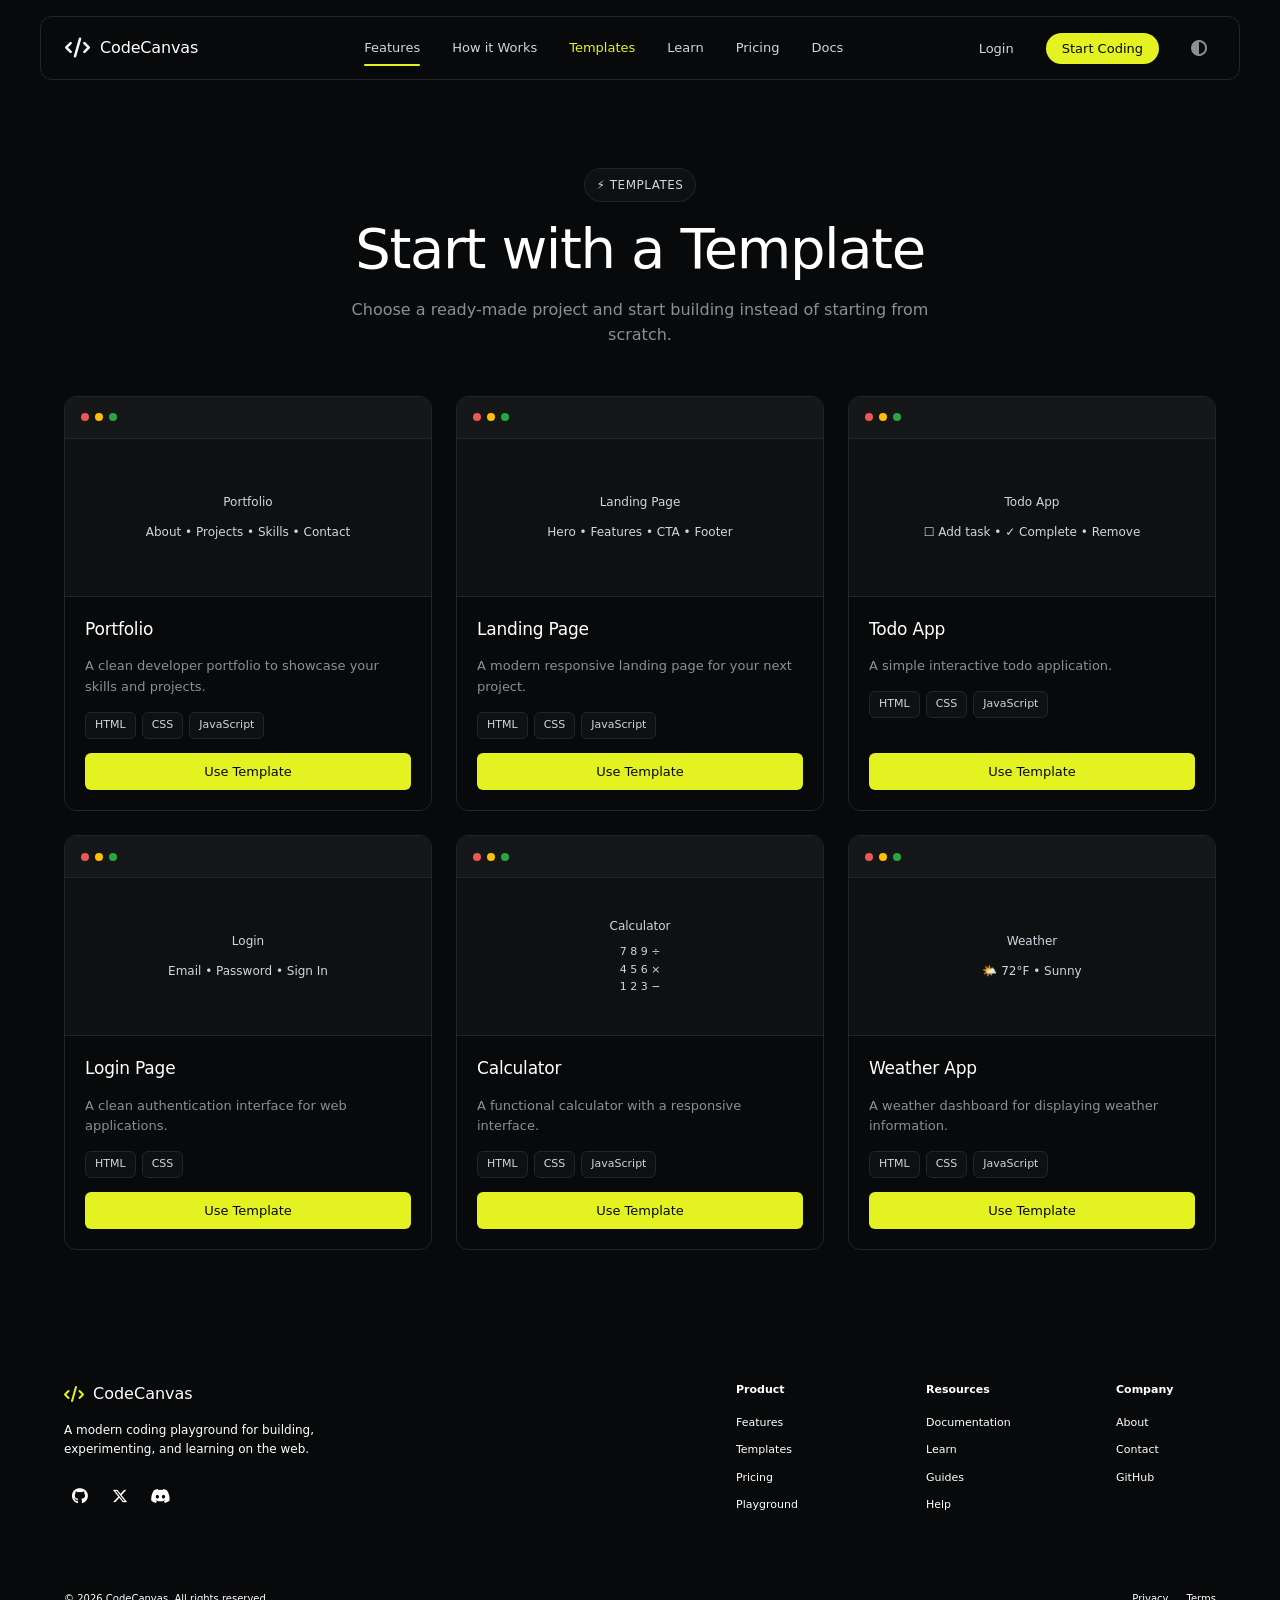
<file: templates.html>
<!DOCTYPE html>
<html lang="en">

<head>
  <meta charset="UTF-8">
  <meta name="viewport" content="width=device-width, initial-scale=1.0">

  <link rel="stylesheet" href="https://cdnjs.cloudflare.com/ajax/libs/font-awesome/6.7.2/css/all.min.css">

  <link rel="stylesheet" href="css/style.css">
  <link rel="stylesheet" href="css/navbar.css">
  <link rel="stylesheet" href="css/footer.css">
  <link rel="stylesheet" href="css/templates-page.css">
 
  <title>Templates - CodeCanvas</title>
</head>

<body>
  <header>
    <div class="navbar">
      <div class="nav-name--logo">
        <i class="fa-solid fa-code" style="color: rgb(244, 247, 248);"></i>
        <h2>CodeCanvas</h2>
      </div>
      <button class="nav-hamburger" id="navHamburger">
        <i class="fa-solid fa-bars"></i>
      </button>
      <div class="nav-links" id="navLinks">
        <a href="index.html#features" class="nav-features">Features</a>
        <a href="" class="nav-how-it-work">How it Works</a>
        <a href="templates.html" class="templetes" style="color: var(--color-acid-lime);">Templates</a>
        <a href="" class="nav-learn">Learn</a>
        <a href="" class="nav-pricing">Pricing</a>
        <a href="" class="nav-docs">Docs</a>
      </div>
      <div class="nav-btn" id="navBtn">
        <button class="nav-btn--login ">Login</button>
        <button class="nav-btn--start">Start Coding</button>
      </div>
      <div class="nav-theme">
        <i class="fa-solid fa-circle-half-stroke"></i>
      </div>
    </div>
    <nav class="nav-mobile-menu" id="navMobileMenu">
      <a href="index.html#features" class="nav-features">Features</a>
      <a href="" class="nav-how-it-work">How it Works</a>
      <a href="templates.html" class="templetes">Templates</a>
      <a href="" class="nav-learn">Learn</a>
      <a href="" class="nav-pricing">Pricing</a>
      <a href="" class="nav-docs">Docs</a>
      <button class="nav-btn--start" style="width: 100%;">Start Coding</button>
    </nav>
  </header>

  <main>
    <!-- Templates Hero Section -->
    <div class="templates-hero">
      <div class="templates-hero-content">
        <div class="templates-badge">
          ⚡ TEMPLATES
        </div>
        <h1 class="templates-heading">
          Start with a Template
        </h1>
        <p class="templates-description">
          Choose a ready-made project and start building instead of starting from scratch.
        </p>
      </div>
    </div>

    <!-- Templates Showcase -->
    <div class="templates-container">
      <div class="templates-grid">
        <!-- Portfolio Template -->
        <div class="template-card">
          <div class="template-preview">
            <div class="template-preview-header">
              <div class="template-window-btn">
                <span class="red"></span>
                <span class="yellow"></span>
                <span class="green"></span>
              </div>
            </div>
            <div class="template-preview-content">
              <div class="template-mockup">
                <div style="font-weight: 510; margin-bottom: 12px;">Portfolio</div>
                <div style="font-size: 12px; line-height: 1.6;">
                  About • Projects • Skills • Contact
                </div>
              </div>
            </div>
          </div>
          <div class="template-info">
            <h3 class="template-name">Portfolio</h3>
            <p class="template-description">A clean developer portfolio to showcase your skills and projects.</p>
            <div class="template-tags">
              <span class="template-tag">HTML</span>
              <span class="template-tag">CSS</span>
              <span class="template-tag">JavaScript</span>
            </div>
            <a href="playground.html" class="template-btn">Use Template</a>
          </div>
        </div>

        <!-- Landing Page Template -->
        <div class="template-card">
          <div class="template-preview">
            <div class="template-preview-header">
              <div class="template-window-btn">
                <span class="red"></span>
                <span class="yellow"></span>
                <span class="green"></span>
              </div>
            </div>
            <div class="template-preview-content">
              <div class="template-mockup">
                <div style="font-weight: 510; margin-bottom: 12px;">Landing Page</div>
                <div style="font-size: 12px; line-height: 1.6;">
                  Hero • Features • CTA • Footer
                </div>
              </div>
            </div>
          </div>
          <div class="template-info">
            <h3 class="template-name">Landing Page</h3>
            <p class="template-description">A modern responsive landing page for your next project.</p>
            <div class="template-tags">
              <span class="template-tag">HTML</span>
              <span class="template-tag">CSS</span>
              <span class="template-tag">JavaScript</span>
            </div>
            <a href="playground.html" class="template-btn">Use Template</a>
          </div>
        </div>

        <!-- Todo App Template -->
        <div class="template-card">
          <div class="template-preview">
            <div class="template-preview-header">
              <div class="template-window-btn">
                <span class="red"></span>
                <span class="yellow"></span>
                <span class="green"></span>
              </div>
            </div>
            <div class="template-preview-content">
              <div class="template-mockup">
                <div style="font-weight: 510; margin-bottom: 12px;">Todo App</div>
                <div style="font-size: 12px; line-height: 1.6;">
                  ☐ Add task • ✓ Complete • Remove
                </div>
              </div>
            </div>
          </div>
          <div class="template-info">
            <h3 class="template-name">Todo App</h3>
            <p class="template-description">A simple interactive todo application.</p>
            <div class="template-tags">
              <span class="template-tag">HTML</span>
              <span class="template-tag">CSS</span>
              <span class="template-tag">JavaScript</span>
            </div>
            <a href="playground.html" class="template-btn">Use Template</a>
          </div>
        </div>

        <!-- Login Page Template -->
        <div class="template-card">
          <div class="template-preview">
            <div class="template-preview-header">
              <div class="template-window-btn">
                <span class="red"></span>
                <span class="yellow"></span>
                <span class="green"></span>
              </div>
            </div>
            <div class="template-preview-content">
              <div class="template-mockup">
                <div style="font-weight: 510; margin-bottom: 12px;">Login</div>
                <div style="font-size: 12px; line-height: 1.6;">
                  Email • Password • Sign In
                </div>
              </div>
            </div>
          </div>
          <div class="template-info">
            <h3 class="template-name">Login Page</h3>
            <p class="template-description">A clean authentication interface for web applications.</p>
            <div class="template-tags">
              <span class="template-tag">HTML</span>
              <span class="template-tag">CSS</span>
            </div>
            <a href="playground.html" class="template-btn">Use Template</a>
          </div>
        </div>

        <!-- Calculator Template -->
        <div class="template-card">
          <div class="template-preview">
            <div class="template-preview-header">
              <div class="template-window-btn">
                <span class="red"></span>
                <span class="yellow"></span>
                <span class="green"></span>
              </div>
            </div>
            <div class="template-preview-content">
              <div class="template-mockup">
                <div style="font-weight: 510; margin-bottom: 8px;">Calculator</div>
                <div style="font-size: 11px; line-height: 1.6;">
                  7 8 9 ÷<br>
                  4 5 6 ×<br>
                  1 2 3 −
                </div>
              </div>
            </div>
          </div>
          <div class="template-info">
            <h3 class="template-name">Calculator</h3>
            <p class="template-description">A functional calculator with a responsive interface.</p>
            <div class="template-tags">
              <span class="template-tag">HTML</span>
              <span class="template-tag">CSS</span>
              <span class="template-tag">JavaScript</span>
            </div>
            <a href="playground.html" class="template-btn">Use Template</a>
          </div>
        </div>

        <!-- Weather App Template -->
        <div class="template-card">
          <div class="template-preview">
            <div class="template-preview-header">
              <div class="template-window-btn">
                <span class="red"></span>
                <span class="yellow"></span>
                <span class="green"></span>
              </div>
            </div>
            <div class="template-preview-content">
              <div class="template-mockup">
                <div style="font-weight: 510; margin-bottom: 12px;">Weather</div>
                <div style="font-size: 12px; line-height: 1.6;">
                  🌤️ 72°F • Sunny
                </div>
              </div>
            </div>
          </div>
          <div class="template-info">
            <h3 class="template-name">Weather App</h3>
            <p class="template-description">A weather dashboard for displaying weather information.</p>
            <div class="template-tags">
              <span class="template-tag">HTML</span>
              <span class="template-tag">CSS</span>
              <span class="template-tag">JavaScript</span>
            </div>
            <a href="playground.html" class="template-btn">Use Template</a>
          </div>
        </div>
      </div>
    </div>
  </main>

  <footer class="footer">
    <div class="footer-container">

        <div class="footer-main">

            <div class="footer-brand">
                <div class="footer-logo">
                    <i class="fa-solid fa-code"></i>
                    <h3>CodeCanvas</h3>
                </div>

                <p>
                    A modern coding playground for building,
                    experimenting, and learning on the web.
                </p>

                <div class="footer-social">
                    <a href="#"><i class="fa-brands fa-github"></i></a>
                    <a href="#"><i class="fa-brands fa-x-twitter"></i></a>
                    <a href="#"><i class="fa-brands fa-discord"></i></a>
                </div>
            </div>

            <div class="footer-links">

                <div class="footer-column">
                    <h4>Product</h4>
                    <a href="#features">Features</a>
                    <a href="templates.html">Templates</a>
                    <a href="#pricing">Pricing</a>
                    <a href="playground.html">Playground</a>
                </div>

                <div class="footer-column">
                    <h4>Resources</h4>
                    <a href="#">Documentation</a>
                    <a href="#">Learn</a>
                    <a href="#">Guides</a>
                    <a href="#">Help</a>
                </div>

                <div class="footer-column">
                    <h4>Company</h4>
                    <a href="#">About</a>
                    <a href="#">Contact</a>
                    <a href="#">GitHub</a>
                </div>

            </div>

        </div>

        <div class="footer-bottom">
            <span>© 2026 CodeCanvas. All rights reserved.</span>

            <div>
                <a href="#">Privacy</a>
                <a href="#">Terms</a>
            </div>
        </div>

    </div>
  </footer>

  <script src="script/script.js"></script>
</body>

</html>
</file>
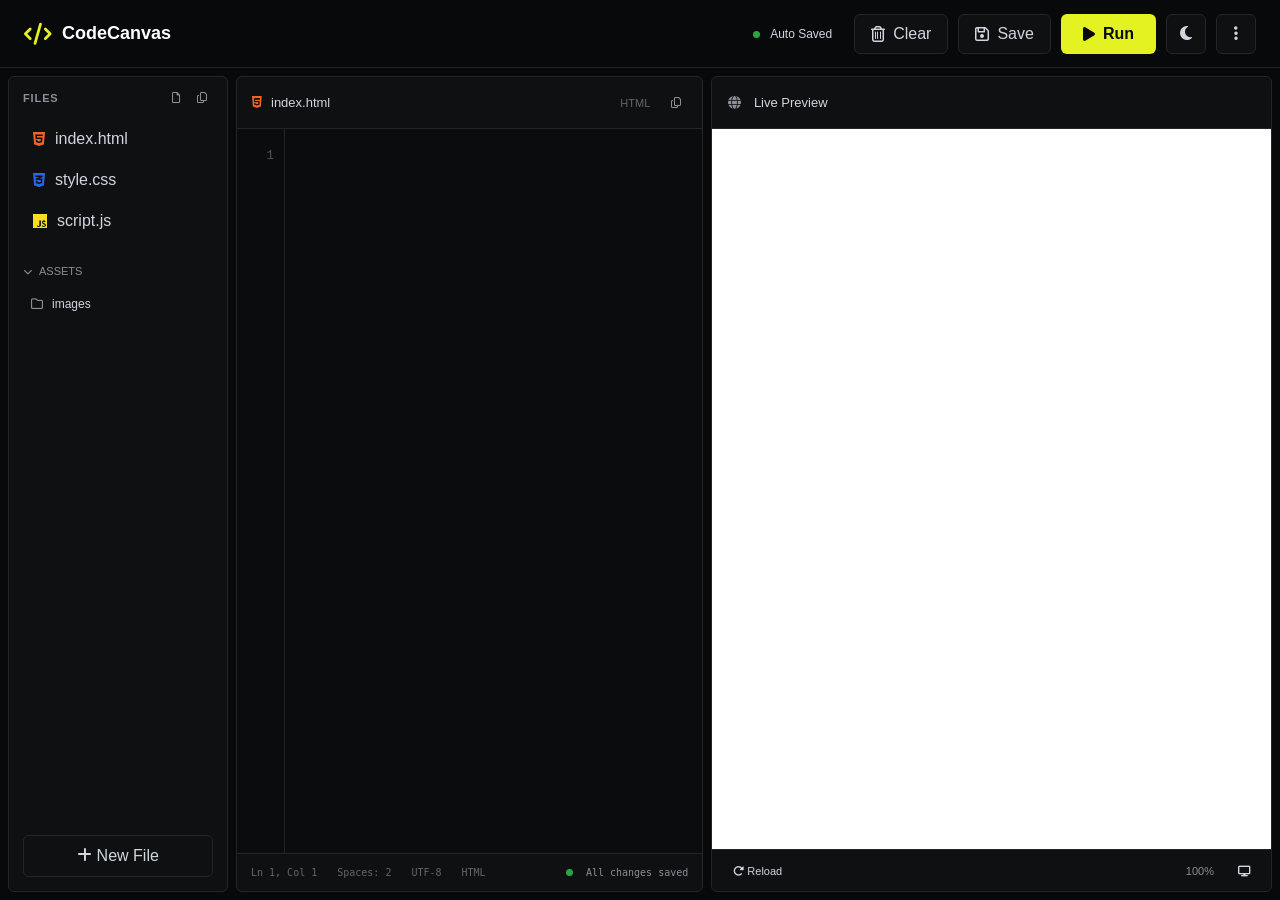
<file: playground/playground.html>
<!DOCTYPE html>
<html lang="en">
<head>
    <meta charset="UTF-8">
    <meta name="viewport" content="width=device-width, initial-scale=1.0">
    <title>CodeCanvas Playground</title>

    <link rel="stylesheet" href="playground.css">
    <link rel="stylesheet"
          href="https://cdnjs.cloudflare.com/ajax/libs/font-awesome/6.7.2/css/all.min.css">
</head>

<body>

<header class="topbar">

    <div class="logo">
        <i class="fa-solid fa-code"></i>
        <span>
          <a href="../index.html" style="color: var(--color-acid-lime); text-decoration: none;">
              CodeCanvas
          </a>
        </span>
    </div>

    <div class="top-actions">

        <span class="save-status">
            <span class="status-dot"></span>
            Auto Saved
        </span>

        <button id="clearBtn" class="action-btn">
            <i class="fa-regular fa-trash-can"></i>
            Clear
        </button>

        <button id="saveBtn" class="action-btn">
            <i class="fa-regular fa-floppy-disk"></i>
            Save
        </button>

        <button id="runBtn" class="run-btn js-run-btn">
            <i class="fa-solid fa-play"></i>
            Run
        </button>

        <button class="icon-btn">
            <i class="fa-solid fa-moon"></i>
        </button>

        <button class="icon-btn">
            <i class="fa-solid fa-ellipsis-vertical"></i>
        </button>

    </div>

</header>


<main class="playground">

    <!-- File Explorer -->

    <aside class="file-panel">

        <div class="panel-title">
            <span>FILES</span>

            <div class="file-actions">
                <button id="newFileBtn">
                    <i class="fa-regular fa-file"></i>
                </button>

                <button>
                    <i class="fa-regular fa-copy"></i>
                </button>
            </div>
        </div>

        <div class="file-list">

            <button class="file js-html--btn" data-file="html">
                <i class="fa-brands fa-html5 html-icon"></i>
                <span>index.html</span>
            </button>

            <button class="file js-css--btn" data-file="css">
                <i class="fa-brands fa-css3-alt css-icon"></i>
                <span>style.css</span>
            </button>

            <button class="file js-js--btn" data-file="js">
                <i class="fa-brands fa-js js-icon"></i>
                <span>script.js</span>
            </button>

        </div>

        <div class="assets-title">
            <i class="fa-solid fa-chevron-down"></i>

            ASSETS
        </div>

        <div class="asset-item">
            <i class="fa-regular fa-folder"></i>
            images
        </div>

        <button id="newFileBtnBottom" class="new-file">
            <i class="fa-solid fa-plus"></i>
            New File
        </button>

    </aside>


    <!-- Editor -->


    <section class="editor-panel">

        <div class="editor-header">

            <div class="current-file">
                <i id="fileIcon" class="fa-brands fa-html5 html-icon"></i>
                <span id="fileName">index.html</span>
            </div>

            <div class="editor-type">
                <span id="language">HTML</span>

                <button id="copyBtn">
                    <i class="fa-regular fa-copy"></i>
                </button>
            </div>

        </div>

        <div class="code-editor js-code--editor">

            <div class="line-numbers">
                <span>1</span>
            </div>

            <textarea
                id="codeEditor"
                spellcheck="false"
                autocomplete="off"
                autocorrect="off"
                autocapitalize="off">
            </textarea>

        </div>

        <div class="editor-footer">

            <span id="lineInfo">Ln 1, Col 1</span>
            <span>Spaces: 2</span>
            <span>UTF-8</span>
            <span id="footerLanguage">HTML</span>

            <span class="changes">
                <span class="status-dot"></span>
                All changes saved
            </span>

        </div>

    </section>


    <!-- Preview -->

    <section class="preview-panel">

        <div class="preview-header">

            <div>
                <i class="fa-solid fa-globe"></i>
                Live Preview
            </div>

        </div>

        <iframe id="preview"></iframe>

        <div class="preview-footer">

            <button id="reloadBtn">
                <i class="fa-solid fa-rotate-right"></i>
                Reload
            </button>

            <span>100%</span>

            <button>
                <i class="fa-solid fa-display"></i>
            </button>

        </div>

    </section>

</main>


<script src="playground.js"></script>

</body>
</html>
</file>
<file: css/style.css>
* {
    margin: 0;
    padding: 0;
    box-sizing: border-box;
}

html,
body {
    overflow-x: hidden;
}

:root {
    /* Primary dark palette */
    --color-void: #08090a;
    --color-carbon: #0f1011;
    --color-obsidian: #161718;
    --color-graphite: #23252a;
    --color-smoke: #383b3f;
    --color-ash: #62666d;
    --color-fog: #8a8f98;
    --color-mist: #d0d6e0;
    --color-bone: #e5e5e6;
    --color-paper: #ffffff;

    /* Accent colors */
    --color-acid-lime: #e4f222;
    --color-pulse-green: #27a644;
    --color-coral-red: #eb5757;
    --color-signal-teal: #02b8cc;
    --color-iris-violet: #6366f1;
    --color-lavender: #8b5cf6;

    /* Typography */
    --font-family: 'Inter', ui-sans-serif, system-ui, -apple-system, BlinkMacSystemFont, "Segoe UI", sans-serif;

    /* Spacing */
    --spacing-xs: 8px;
    --spacing-sm: 12px;
    --spacing-md: 16px;
    --spacing-lg: 24px;
    --spacing-xl: 96px;

    /* Borders */
    --border-primary: 1px solid var(--color-graphite);
    --border-subtle: 0.5px solid var(--color-graphite);

    /* Border radius */
    --radius-sm: 6px;
    --radius-md: 12px;

    /* Shadows */
    --shadow-sm: 0 2px 4px rgba(0, 0, 0, 0.4);
    --shadow-md: 0 4px 12px rgba(0, 0, 0, 0.4);
}


/* =========================
   Light Theme
========================= */

body.light-theme {
    --color-void: #ffffff;
    --color-carbon: #f5f5f5;
    --color-obsidian: #eeeeee;
    --color-graphite: #dddddd;
    --color-smoke: #bbbbbb;
    --color-ash: #777777;
    --color-fog: #555555;
    --color-mist: #333333;
    --color-bone: #222222;
    --color-paper: #08090a;

    --shadow-sm: 0 2px 4px rgba(0, 0, 0, 0.12);
    --shadow-md: 0 4px 12px rgba(0, 0, 0, 0.12);
}


/* =========================
   Base
========================= */

html {
    scroll-behavior: smooth;
}

body {
    font-family: var(--font-family);
    background: var(--color-void);
    color: var(--color-paper);
    font-size: 16px;
    line-height: 1.5;
    transition:
        background-color 200ms ease,
        color 200ms ease;
}

a {
    text-decoration: none;
    color: inherit;
}

img {
    display: block;
    max-width: 100%;
}

button {
    cursor: pointer;
    border: none;
    font-family: var(--font-family);
}


/* =========================
   Responsive Typography
========================= */

@media (max-width: 1024px) {

    :root {
        --spacing-xl: 64px;
    }

    body {
        font-size: 15px;
    }
}


@media (max-width: 768px) {

    :root {
        --spacing-xl: 48px;
    }

    body {
        font-size: 14px;
    }
}


@media (max-width: 480px) {

    :root {
        --spacing-xl: 32px;
    }

    body {
        font-size: 13px;
    }
}
</file>
<file: css/navbar.css>
header {
  width: 100%;
}

.navbar {
  width: 95%;
  max-width: 1200px;
  height: 64px;
  margin: 16px auto;
  display: grid;
  grid-template-columns: 180px 1fr auto auto;
  align-items: center;
  gap: 24px;
  background: var(--color-void);
  border: 1px solid var(--color-graphite);
  border-radius: 12px;
  padding: 0 24px;
  position: relative;
}

/* Logo section */
.nav-name--logo {
  display: flex;
  align-items: center;
  gap: 10px;
}

.nav-name--logo i {
  font-size: 20px;
  color: var(--color-paper);
}

.nav-name--logo h2 {
  color: var(--color-paper);
  font-size: 16px;
  font-weight: 510;
  letter-spacing: -0.01em;
}

/* Hamburger menu (hidden on desktop) */
.nav-hamburger {
  display: none;
  background: transparent;
  border: none;
  color: var(--color-paper);
  font-size: 20px;
  cursor: pointer;
  padding: 8px;
  transition: color 200ms ease-out;
}

.nav-hamburger:hover {
  color: var(--color-acid-lime);
}

/* Navigation links */
.nav-links {
  display: flex;
  justify-content: center;
  gap: 32px;
}

.nav-links a {
  font-size: 13px;
  font-weight: 400;
  color: var(--color-mist);
  position: relative;
  transition: color 200ms ease-out;
}

.nav-links a:hover {
  color: var(--color-paper);
}

.nav-features::after {
  content: "";
  position: absolute;
  left: 0;
  right: 0;
  bottom: -8px;
  height: 2px;
  background: var(--color-acid-lime);
  border-radius: 1px;
  opacity: 1;
}

/* Buttons */
.nav-btn {
  display: flex;
  align-items: center;
  justify-content: flex-end;
  gap: 16px;
}

.nav-btn--login {
  padding: 8px 16px;
  background: transparent;
  border: none;
  color: var(--color-mist);
  font-size: 13px;
  font-weight: 400;
  cursor: pointer;
  transition: color 200ms ease-out;
}

.nav-btn--login:hover {
  color: var(--color-paper);
}

.nav-btn--start {
  padding: 8px 16px;
  background: var(--color-acid-lime);
  border: none;
  border-radius: 9999px;
  color: var(--color-void);
  font-size: 13px;
  font-weight: 510;
  cursor: pointer;
  transition: all 200ms ease-out;
}

.nav-btn--start:hover {
  transform: translateY(-2px);
  box-shadow: var(--shadow-sm);
}

/* Theme toggle */
.nav-theme {
  display: flex;
  align-items: center;
  justify-content: center;
  font-size: 16px;
  cursor: pointer;
  color: var(--color-fog);
  transition: color 200ms ease-out;
  padding: 8px;
}

.nav-theme:hover {
  color: var(--color-paper);
}

/* Mobile menu (hidden by default) */
.nav-mobile-menu {
  display: none;
  width: 100%;
  background: var(--color-void);
  border: 1px solid var(--color-graphite);
  border-top: none;
  border-radius: 0 0 12px 12px;
  padding: 16px 24px;
  flex-direction: column;
  gap: 12px;
  margin: -16px auto 16px auto;
  max-width: calc(95% + 48px);
  position: relative;
  left: -24px;
  right: -24px;
  padding-left: 24px;
  padding-right: 24px;
  z-index: 100;
}

.nav-mobile-menu.active {
  display: flex;
}

.nav-mobile-menu a {
  font-size: 14px;
  font-weight: 400;
  color: var(--color-mist);
  padding: 12px 0;
  border-bottom: 0.5px solid var(--color-graphite);
  transition: color 200ms ease-out;
}

.nav-mobile-menu a:last-of-type {
  border-bottom: none;
}

.nav-mobile-menu a:hover {
  color: var(--color-paper);
}

.nav-mobile-menu .nav-btn--start {
  width: 100%;
  margin-top: 12px;
  padding: 10px 16px;
}

/* Responsive navbar */
/* Tablet */
@media (max-width: 900px) {
    .navbar {
        width: 92%;
        grid-template-columns: auto 1fr auto;
        gap: 16px;
        padding: 0 18px;
    }

    .nav-links {
        gap: 18px;
    }

    .nav-links a {
        font-size: 12px;
    }

    .nav-btn {
        gap: 8px;
    }

    .nav-btn--login,
    .nav-btn--start {
        font-size: 12px;
        padding: 7px 11px;
    }
}

/* Mobile */
@media (max-width: 600px) {

    .navbar {
        width: calc(100% - 24px);
        height: 58px;
        margin: 12px auto;
        padding: 0 14px;

        display: grid;
        grid-template-columns: 1fr auto auto;
        gap: 8px;

        border-radius: 10px;
    }

    .nav-name--logo {
        display: flex;
        align-items: center;
        gap: 8px;
    }

    .nav-name--logo i {
        font-size: 18px;
    }

    .nav-name--logo h2 {
        font-size: 14px;
    }

    .nav-links {
        display: none;
    }

    .nav-btn {
        display: none;
    }

    .nav-hamburger {
        display: flex;
        align-items: center;
        justify-content: center;

        background: transparent;
        border: none;
        color: var(--color-paper);

        font-size: 19px;
        padding: 6px;
        cursor: pointer;
    }

    .nav-theme {
        display: flex;
        align-items: center;
        justify-content: center;

        font-size: 15px;
        padding: 6px;
    }

    /* Mobile dropdown */
    .nav-mobile-menu {
        display: none;

        width: calc(100% - 24px);
        max-width: none;

        margin: 0 auto 12px;
        padding: 8px 16px;

        position: relative;
        left: auto;
        right: auto;

        background: var(--color-void);
        border: 1px solid var(--color-graphite);
        border-radius: 0 0 10px 10px;

        flex-direction: column;
        gap: 0;

        z-index: 100;
    }

    .nav-mobile-menu.active {
        display: flex;
    }

    .nav-mobile-menu a {
        width: 100%;
        box-sizing: border-box;

        padding: 14px 0;

        font-size: 13px;
        color: var(--color-mist);

        border-bottom: 1px solid var(--color-graphite);
    }

    .nav-mobile-menu a:last-of-type {
        border-bottom: none;
    }

    .nav-mobile-menu .nav-btn--start {
        width: 100%;
        margin: 12px 0 4px;
        padding: 10px 16px;
    }
}
</file>
<file: css/footer.css>
/* Footer */

.footer {
    width: 100%;
    border-top: 1px solid var(--color-border);
    background: var(--color-canvas);
}

.footer-container {
    max-width: 1200px;
    margin: 0 auto;
    padding: 60px 24px 24px;
}

.footer-main {
    display: flex;
    justify-content: space-between;
    gap: 80px;
    padding-bottom: 55px;
}

.footer-brand {
    max-width: 300px;
}

.footer-logo {
    display: flex;
    align-items: center;
    gap: 9px;
}

.footer-logo i {
    color: var(--color-acid-lime);
}

.footer-logo h3 {
    margin: 0;
    color: var(--color-white);
    font-size: 16px;
    font-weight: 510;
}

.footer-brand > p {
    margin: 15px 0 20px;
    color: var(--color-muted);
    font-size: 12px;
    line-height: 1.6;
}

.footer-social {
    display: flex;
    gap: 8px;
}

.footer-social a {
    width: 32px;
    height: 32px;
    display: flex;
    align-items: center;
    justify-content: center;
    border: 1px solid var(--color-border);
    border-radius: 6px;
    color: var(--color-tertiary);
    text-decoration: none;
    transition: .2s ease;
}

.footer-social a:hover {
    color: var(--color-white);
    border-color: var(--color-higher-border);
}

.footer-links {
    display: flex;
    gap: 90px;
}

.footer-column {
    display: flex;
    flex-direction: column;
    gap: 11px;
    min-width: 100px;
}

.footer-column h4 {
    margin: 0 0 5px;
    color: var(--color-secondary);
    font-size: 11px;
    font-weight: 590;
}

.footer-column a {
    color: var(--color-muted);
    font-size: 11px;
    text-decoration: none;
    transition: .2s ease;
}

.footer-column a:hover {
    color: var(--color-white);
}

.footer-bottom {
    display: flex;
    justify-content: space-between;
    padding-top: 22px;
    border-top: 1px solid var(--color-border);
    color: var(--color-muted);
    font-size: 10px;
}

.footer-bottom div {
    display: flex;
    gap: 18px;
}

.footer-bottom a {
    color: var(--color-muted);
    text-decoration: none;
}

.footer-bottom a:hover {
    color: var(--color-white);
}

@media (max-width: 700px) {
    .footer-main {
        flex-direction: column;
        gap: 45px;
    }

    .footer-links {
        display: grid;
        grid-template-columns: repeat(3, 1fr);
        gap: 25px;
    }

    .footer-bottom {
        flex-direction: column;
        gap: 15px;
    }
}

@media (max-width: 450px) {
    .footer-links {
        grid-template-columns: repeat(2, 1fr);
    }
}
</file>
<file: css/templates-page.css>
/* Templates page styling */

.templates-hero {
    background: var(--color-void);
    padding: 72px 24px 48px;
    margin: 0 auto;
    text-align: center;
}

.templates-hero-content {
    max-width: 720px;
    margin: 0 auto;
    display: flex;
    flex-direction: column;
    gap: 18px;
}

.templates-badge {
    width: fit-content;
    margin: 0 auto;
    display: flex;
    align-items: center;
    gap: 6px;
    padding: 7px 12px;
    border-radius: 9999px;
    border: 1px solid var(--color-graphite);
    background: var(--color-carbon);
    color: var(--color-mist);
    font-size: 12px;
    font-weight: 400;
    letter-spacing: 0.04em;
    animation: fadeUp .6s ease-out both;
}

.templates-heading {
    font-size: 56px;
    line-height: 1.05;
    font-weight: 510;
    letter-spacing: -0.025em;
    color: var(--color-paper);
    margin: 0;
    animation: fadeUp .6s .1s ease-out both;
}

.templates-description {
    max-width: 600px;
    margin: 0 auto;
    font-size: 16px;
    font-weight: 400;
    color: var(--color-fog);
    line-height: 1.6;
    animation: fadeUp .6s .2s ease-out both;
}

.templates-container {
    max-width: 1200px;
    margin: 0 auto;
    padding: 0 24px 72px;
}

.templates-grid {
    display: grid;
    grid-template-columns: repeat(3, 1fr);
    gap: 24px;
}

.template-card {
    display: flex;
    flex-direction: column;
    min-width: 0;
    border-radius: var(--radius-md);
    background: var(--color-void);
    border: var(--border-primary);
    overflow: hidden;
    opacity: 0;
    transform: translateY(20px);
    animation: cardReveal .6s ease-out forwards;
    transition: transform 250ms ease-out, border-color 250ms ease-out, background 250ms ease-out;
}

.template-card:nth-child(1) { animation-delay: .1s; }
.template-card:nth-child(2) { animation-delay: .18s; }
.template-card:nth-child(3) { animation-delay: .26s; }
.template-card:nth-child(4) { animation-delay: .34s; }
.template-card:nth-child(5) { animation-delay: .42s; }
.template-card:nth-child(6) { animation-delay: .50s; }

.template-card:hover {
    transform: translateY(-5px);
    border-color: var(--color-ash);
    background: var(--color-carbon);
}

.template-preview {
    width: 100%;
    height: 200px;
    background: var(--color-carbon);
    border-bottom: var(--border-primary);
    display: flex;
    flex-direction: column;
    position: relative;
    overflow: hidden;
}

.template-preview-header {
    height: 42px;
    display: flex;
    align-items: center;
    gap: 8px;
    padding: 0 16px;
    border-bottom: var(--border-primary);
    background: var(--color-obsidian);
}

.template-window-btn {
    display: flex;
    gap: 6px;
}

.template-window-btn span {
    width: 8px;
    height: 8px;
    border-radius: 50%;
}

.red {
    background: var(--color-coral-red);
}

.yellow {
    background: #ffc107;
}

.green {
    background: var(--color-pulse-green);
}

.template-preview-content {
    flex: 1;
    padding: 16px;
    display: flex;
    flex-direction: column;
    justify-content: center;
    align-items: center;
    color: var(--color-fog);
    transition: transform 300ms ease-out, opacity 300ms ease-out;
}

.template-card:hover .template-preview-content {
    transform: translateY(-3px);
    opacity: .95;
}

.template-mockup {
    width: 100%;
    text-align: center;
    color: var(--color-mist);
    font-size: 12px;
}

.template-mockup h4 {
    margin: 0 0 8px;
    color: var(--color-paper);
    font-size: 15px;
    font-weight: 510;
}

.template-mockup p {
    margin: 0;
    color: var(--color-fog);
    font-size: 11px;
    line-height: 1.5;
}

.template-mockup span {
    color: var(--color-acid-lime);
}

.template-info {
    padding: 20px;
    display: flex;
    flex-direction: column;
    gap: 14px;
    flex: 1;
}

.template-name {
    font-size: 17px;
    font-weight: 510;
    color: var(--color-paper);
    letter-spacing: -0.012em;
    margin: 0;
}

.template-description {
    font-size: 13px;
    color: var(--color-fog);
    line-height: 1.6;
    margin: 0;
}

.template-tags {
    display: flex;
    gap: 6px;
    flex-wrap: wrap;
}

.template-tag {
    display: inline-flex;
    align-items: center;
    padding: 4px 9px;
    border-radius: 6px;
    background: var(--color-carbon);
    border: 1px solid var(--color-graphite);
    color: var(--color-mist);
    font-size: 11px;
    font-weight: 400;
    transition: border-color 200ms ease-out, color 200ms ease-out;
}

.template-card:hover .template-tag {
    border-color: var(--color-ash);
    color: var(--color-paper);
}

.template-btn {
    margin-top: auto;
    display: inline-flex;
    justify-content: center;
    align-items: center;
    padding: 9px 14px;
    background: var(--color-acid-lime);
    border: none;
    border-radius: var(--radius-sm);
    color: var(--color-void);
    font-size: 13px;
    font-weight: 510;
    cursor: pointer;
    text-align: center;
    text-decoration: none;
    transition: transform 200ms ease-out, filter 200ms ease-out;
}

.template-btn:hover {
    transform: translateY(-1px);
    filter: brightness(1.08);
}

.template-btn:active {
    transform: translateY(0);
}

@keyframes fadeUp {
    from {
        opacity: 0;
        transform: translateY(10px);
    }
    to {
        opacity: 1;
        transform: translateY(0);
    }
}

@keyframes cardReveal {
    from {
        opacity: 0;
        transform: translateY(20px);
    }
    to {
        opacity: 1;
        transform: translateY(0);
    }
}

@media (max-width: 1024px) {
    .templates-hero {
        padding: 64px 24px 44px;
    }

    .templates-heading {
        font-size: 48px;
    }

    .templates-description {
        font-size: 15px;
    }

    .templates-container {
        padding: 0 24px 64px;
    }

    .templates-grid {
        grid-template-columns: repeat(2, 1fr);
        gap: 20px;
    }
}

@media (max-width: 768px) {
    .templates-hero {
        padding: 48px 16px 36px;
    }

    .templates-hero-content {
        gap: 16px;
    }

    .templates-heading {
        font-size: 36px;
    }

    .templates-description {
        font-size: 14px;
    }

    .templates-container {
        padding: 0 16px 48px;
    }

    .templates-grid {
        grid-template-columns: 1fr;
        gap: 18px;
    }

    .template-preview {
        height: 180px;
    }

    .template-info {
        padding: 18px;
    }
}

@media (max-width: 480px) {
    .templates-hero {
        padding: 36px 12px 30px;
    }

    .templates-badge {
        font-size: 11px;
        padding: 6px 10px;
    }

    .templates-heading {
        font-size: 30px;
    }

    .templates-description {
        font-size: 13px;
    }

    .templates-container {
        padding: 0 12px 36px;
    }

    .templates-grid {
        gap: 14px;
    }

    .template-preview {
        height: 160px;
    }

    .template-preview-header {
        height: 36px;
        padding: 0 12px;
    }

    .template-window-btn span {
        width: 7px;
        height: 7px;
    }

    .template-preview-content {
        padding: 12px;
    }

    .template-mockup {
        font-size: 11px;
    }

    .template-info {
        padding: 16px;
        gap: 11px;
    }

    .template-name {
        font-size: 16px;
    }

    .template-description {
        font-size: 12px;
    }

    .template-tag {
        font-size: 10px;
        padding: 3px 8px;
    }

    .template-btn {
        padding: 8px 12px;
        font-size: 12px;
    }
}

@media (prefers-reduced-motion: reduce) {
    .templates-badge,
    .templates-heading,
    .templates-description,
    .template-card {
        animation: none;
        opacity: 1;
        transform: none;
    }

    .template-card,
    .template-preview-content,
    .template-btn {
        transition: none;
    }
}
</file>
<file: playground/playground.css>
:root {
    --canvas: #08090a;
    --card: #0f1011;
    --elevated: #161718;
    --border: #23252a;
    --higher-border: #383b3f;
    --muted: #62666d;
    --tertiary: #8a8f98;
    --secondary: #d0d6e0;
    --white: #ffffff;
    --acid-lime: #e4f222;
}

* {
    box-sizing: border-box;
}

body {
    margin: 0;
    background: var(--canvas);
    color: var(--white);
    font-family: Inter, Arial, sans-serif;
    overflow: hidden;
}

button {
    font: inherit;
}

.topbar {
    height: 68px;
    display: flex;
    align-items: center;
    justify-content: space-between;
    padding: 0 24px;
    border-bottom: 1px solid var(--border);
    background: var(--canvas);
}

.logo {
    display: flex;
    align-items: center;
    gap: 10px;
    font-size: 18px;
    font-weight: 590;
}

.logo i {
    color: var(--acid-lime);
    font-size: 22px;
}

.logo a {
    color: var(--acid-lime);
    text-decoration: none;
}

.top-actions {
    display: flex;
    align-items: center;
    gap: 10px;
}

.save-status {
    color: var(--secondary);
    font-size: 12px;
    margin-right: 12px;
}

.status-dot {
    display: inline-block;
    width: 7px;
    height: 7px;
    background: #27a644;
    border-radius: 50%;
    margin-right: 7px;
}

.action-btn,
.icon-btn {
    height: 40px;
    border: 1px solid var(--border);
    background: var(--card);
    color: var(--secondary);
    border-radius: 6px;
    padding: 0 16px;
    cursor: pointer;
}

.action-btn {
    display: flex;
    align-items: center;
    gap: 8px;
}

.icon-btn {
    width: 40px;
    padding: 0;
}

.action-btn:hover,
.icon-btn:hover {
    border-color: var(--higher-border);
    color: var(--white);
}

.run-btn {
    height: 40px;
    padding: 0 22px;
    border: 0;
    border-radius: 6px;
    background: var(--acid-lime);
    color: var(--canvas);
    font-weight: 590;
    cursor: pointer;
    display: flex;
    align-items: center;
    gap: 8px;
}

.run-btn:hover {
    opacity: .9;
}

.playground {
    height: calc(100vh - 68px);
    display: grid;
    grid-template-columns: 220px minmax(400px, 1fr) minmax(400px, 1.2fr);
    gap: 8px;
    padding: 8px;
}

.file-panel,
.editor-panel,
.preview-panel {
    min-width: 0;
    background: var(--card);
    border: 1px solid var(--border);
    border-radius: 6px;
    overflow: hidden;
}

.file-panel {
    display: flex;
    flex-direction: column;
    padding: 14px;
}

.panel-title {
    display: flex;
    align-items: center;
    justify-content: space-between;
    color: var(--tertiary);
    font-size: 11px;
    font-weight: 590;
    letter-spacing: .08em;
    margin-bottom: 15px;
}

.file-actions {
    display: flex;
    gap: 5px;
}

.file-actions button {
    border: 0;
    background: transparent;
    color: var(--tertiary);
    cursor: pointer;
}

.file-actions button:hover {
    color: var(--white);
}

.file-list {
    display: flex;
    flex-direction: column;
    gap: 3px;
}

.file {
    width: 100%;
    display: flex;
    align-items: center;
    gap: 10px;
    border: 0;
    border-radius: 5px;
    background: transparent;
    color: var(--secondary);
    padding: 10px;
    cursor: pointer;
    text-align: left;
}

.file:hover {
    background: var(--elevated);
}

.file.active {
    background: var(--elevated);
    color: var(--white);
}

.html-icon {
    color: #f06529;
}

.css-icon {
    color: #2965f1;
}

.js-icon {
    color: #f7df1e;
}

.assets-title {
    display: flex;
    align-items: center;
    gap: 7px;
    color: var(--tertiary);
    font-size: 11px;
    margin-top: 25px;
    margin-bottom: 12px;
}

.assets-title i {
    font-size: 9px;
}

.asset-item {
    display: flex;
    align-items: center;
    gap: 9px;
    color: var(--secondary);
    font-size: 12px;
    padding: 8px;
}

.asset-item i {
    color: var(--tertiary);
}

.new-file {
    margin-top: auto;
    height: 42px;
    border: 1px solid var(--border);
    border-radius: 6px;
    background: transparent;
    color: var(--secondary);
    cursor: pointer;
}

.new-file:hover {
    border-color: var(--higher-border);
    color: var(--white);
}

.editor-panel {
    display: flex;
    flex-direction: column;
    min-width: 0;
}

.editor-header {
    height: 52px;
    flex-shrink: 0;
    padding: 0 15px;
    display: flex;
    align-items: center;
    justify-content: space-between;
    border-bottom: 1px solid var(--border);
}

.current-file {
    display: flex;
    align-items: center;
    gap: 9px;
    color: var(--secondary);
    font-size: 13px;
}

.editor-type {
    display: flex;
    align-items: center;
    gap: 15px;
    color: var(--muted);
    font-size: 11px;
}

.editor-type button {
    border: 0;
    background: transparent;
    color: var(--tertiary);
    cursor: pointer;
}

.editor-type button:hover {
    color: var(--white);
}

.code-editor {
    flex: 1;
    min-height: 0;
    display: flex;
    overflow: hidden;
    background: #0b0c0e;
}

.line-numbers {
    width: 48px;
    flex-shrink: 0;
    padding: 16px 10px 16px 0;
    border-right: 1px solid var(--border);
    color: #4f535a;
    text-align: right;
    font-family: "Courier New", monospace;
    font-size: 13px;
    line-height: 1.7;
    user-select: none;
    overflow: hidden;
}

.line-numbers span {
    display: block;
}

#codeEditor {
    flex: 1;
    width: 100%;
    height: 100%;
    min-width: 0;
    resize: none;
    outline: none;
    border: 0;
    padding: 16px 18px;
    background: transparent;
    color: #d7dce5;
    font-family: "Courier New", monospace;
    font-size: 13px;
    line-height: 1.7;
    white-space: pre;
    overflow: auto;
    tab-size: 2;
}

#codeEditor:focus {
    background: #0d0f11;
}

.editor-footer {
    height: 38px;
    flex-shrink: 0;
    display: flex;
    align-items: center;
    gap: 20px;
    padding: 0 14px;
    border-top: 1px solid var(--border);
    color: var(--muted);
    font-family: monospace;
    font-size: 10px;
}

.changes {
    margin-left: auto;
    color: var(--tertiary);
}

.preview-panel {
    display: flex;
    flex-direction: column;
}

.preview-header {
    height: 52px;
    flex-shrink: 0;
    display: flex;
    align-items: center;
    padding: 0 16px;
    border-bottom: 1px solid var(--border);
    color: var(--secondary);
    font-size: 13px;
}

.preview-header i {
    margin-right: 9px;
    color: var(--tertiary);
}

.preview-panel iframe {
    flex: 1;
    width: 100%;
    min-height: 0;
    border: 0;
    background: white;
}

.preview-footer {
    height: 42px;
    flex-shrink: 0;
    display: flex;
    align-items: center;
    gap: 18px;
    padding: 0 15px;
    border-top: 1px solid var(--border);
    color: var(--tertiary);
    font-size: 11px;
}

.preview-footer button {
    border: 0;
    background: transparent;
    color: var(--secondary);
    cursor: pointer;
}

.preview-footer button:hover {
    color: var(--white);
}

.preview-footer span {
    margin-left: auto;
}

@media (max-width: 1200px) {
    .playground {
        grid-template-columns: 190px minmax(350px, 1fr) minmax(350px, 1fr);
    }
}

@media (max-width: 1000px) {

    .playground {
        grid-template-columns: 180px 1fr;
    }

    .preview-panel {
        display: none;
    }
}

@media (max-width: 700px) {

    body {
        overflow: auto;
    }

    .topbar {
        height: 60px;
        padding: 0 14px;
    }

    .logo {
        font-size: 16px;
    }

    .save-status,
    .action-btn {
        display: none;
    }

    .run-btn {
        padding: 0 15px;
    }

    .playground {
        height: auto;
        min-height: calc(100vh - 60px);
        grid-template-columns: 1fr;
    }

    .file-panel {
        display: none;
    }

    .editor-panel {
        height: 650px;
    }

    .preview-panel {
        display: flex;
        height: 500px;
    }

    .editor-footer {
        gap: 8px;
    }

    .editor-footer span:nth-child(2),
    .editor-footer span:nth-child(3) {
        display: none;
    }

    .changes {
        margin-left: auto;
    }
}

@media (max-width: 450px) {

    .topbar {
        padding: 0 10px;
    }

    .logo {
        gap: 7px;
    }

    .logo i {
        font-size: 19px;
    }

    .run-btn {
        height: 36px;
        padding: 0 12px;
    }

    .icon-btn {
        width: 36px;
        height: 36px;
    }

    .editor-panel {
        height: 600px;
    }

    .editor-footer span:first-child {
        display: none;
    }
}
</file>
